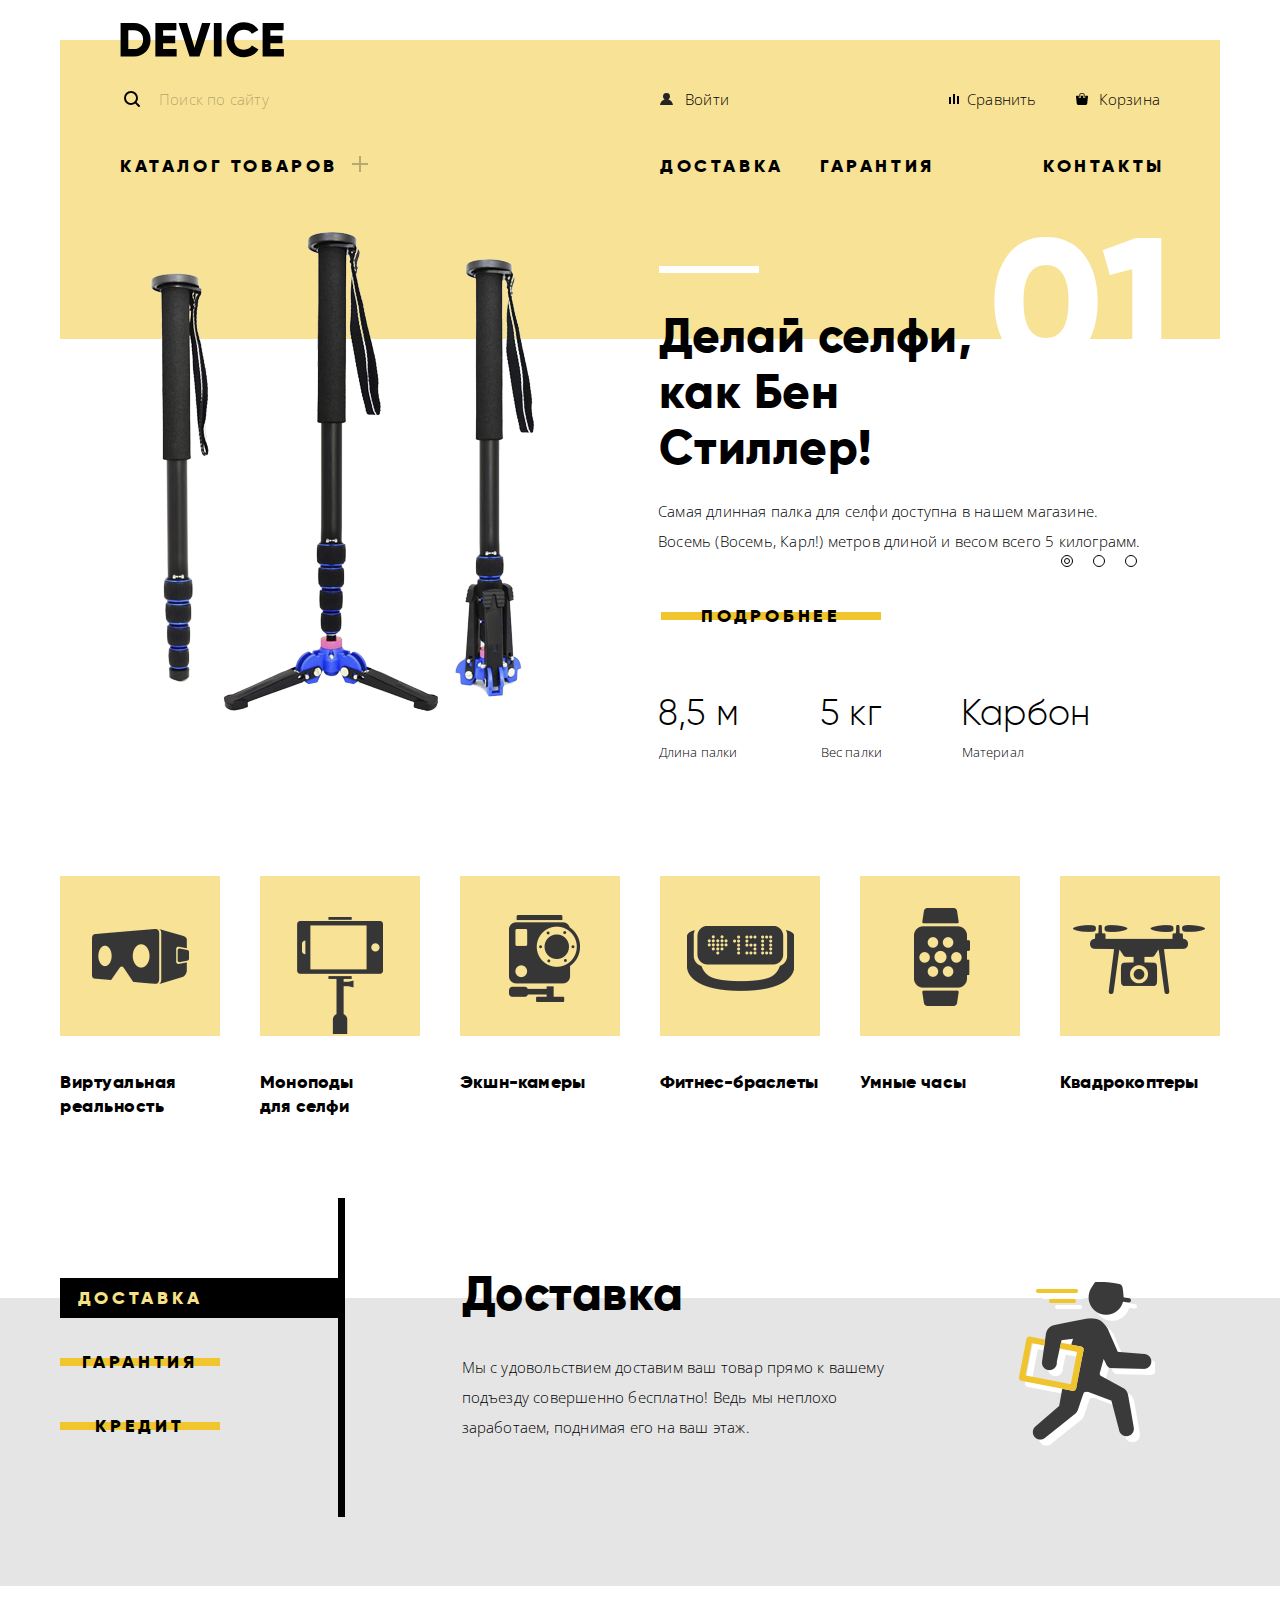
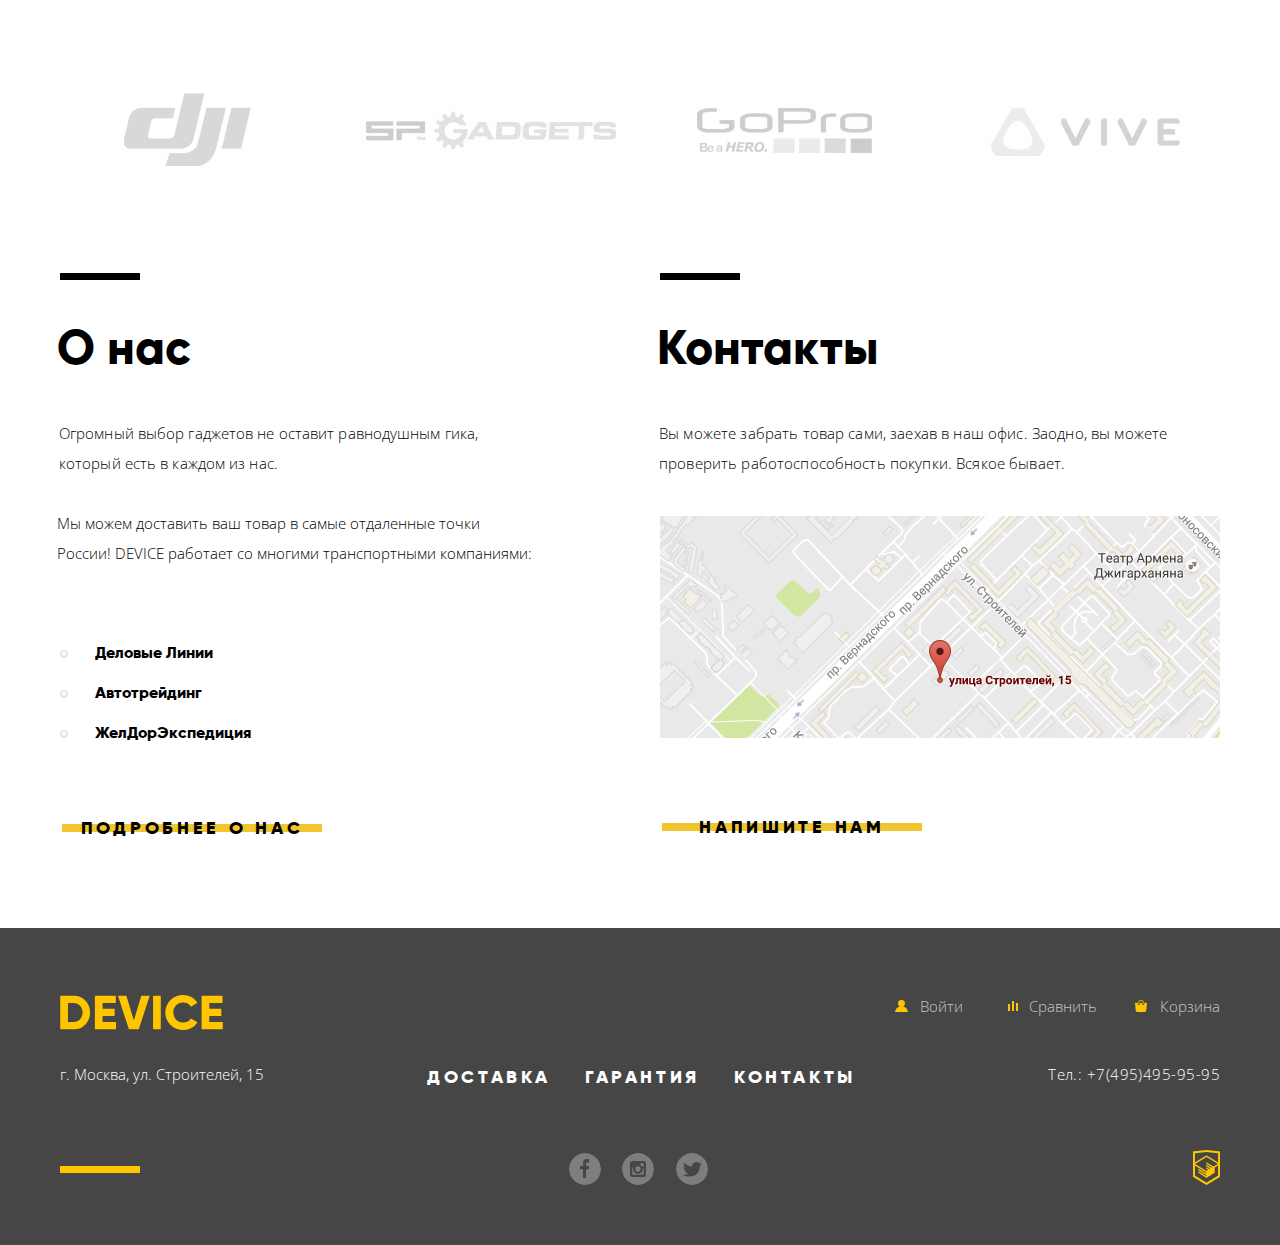
<file: index.html>
<!DOCTYPE html>
<html lang="ru">

<head>
  <meta charset="utf-8">
  <title>HTML Academy: Девайс</title>
  <link href="https://fonts.googleapis.com/css?family=Open+Sans:300,400&amp;subset=cyrillic" rel="stylesheet">
  <link href="css/normalize.css" rel="stylesheet">
  <link href="css/main.min.css" rel="stylesheet">
</head>

<body>
  <header class="header header--main-page container">
    <div class="wrapper">
      <h1 class="visually-hidden">Магазин гаджетов DEVICE</h1>
      <a href="">
        <img class="header__logo" src="img/header-logo.svg" alt="DEVICE" width="164" height="36">
      </a>

      <ul class="header__user-navigation user-navigation">
        <li class="user-navigation__item user-navigation__item--header search">
          <form class="search__form" action="https://echo.htmlacademy.ru" method="get">
            <label class="search__label visually-hidden" for="search">Поиск по сайту</label>
            <input class="search__input" type="search" id="search" placeholder="Поиск по сайту">
            <button class="search__button" type="submit">Найти</button>
          </form>
        </li>
        <li class="user-navigation__item user-navigation__item--header user-navigation__item--header-account">
          <a class="user-navigation__link--header user-navigation__link--header-enter" href="#" aria-label="Войти в личный кабинет">Войти</a>
        </li>
        <li class="user-navigation__item user-navigation__item--header user-navigation__item--header-compare">
          <a class="user-navigation__link--header user-navigation__link--header-compare" href="#" aria-label="Сравнить товары">Сравнить</a>
        </li>
        <li class="user-navigation__item user-navigation__item--header user-navigation__item--header-basket">
          <a class="user-navigation__link--header user-navigation__link--header-basket" href="#" aria-label="Перейти в корзину">Корзина</a>
        </li>
      </ul>

      <nav class="header__main-menu main-menu">
        <ul class="main-menu__list">
          <li class="main-menu__item main-menu__item--catalog">
            <a class="main-menu__link" href="#">Каталог товаров</a>
            <div class="wrapper wrapper--menu-catalog">
              <ul class="main-menu__catalog catalog">
                <li class="catalog__item">
                  <a class="catalog__link" href="#">Виртуальная реальность</a>
                  <a class="catalog__link" href="catalog.html">Моноподы для селфи</a>
                  <a class="catalog__link" href="#">Экшн камеры</a>
                </li>
                <li class="catalog__item">
                  <a class="catalog__link" href="#">Фитнес браслеты</a>
                  <a class="catalog__link" href="#">Умные часы</a>
                </li>
                <li class="catalog__item">
                  <a class="catalog__link" href="#">Квадрокоптеры</a>
                </li>
              </ul>
            </div>
          </li>
          <li class="main-menu__item main-menu__item--delivery">
            <a class="main-menu__link" href="#">Доставка</a>
          </li>
          <li class="main-menu__item main-menu__item--warranty">
            <a class="main-menu__link" href="#">Гарантия</a>
          </li>
          <li class="main-menu__item main-menu__item--contacts">
            <a class="main-menu__link" href="#">Контакты</a>
          </li>
        </ul>
      </nav>
    </div>
  </header>

  <main>
    <section class="slider container">
      <h2 class="visually-hidden">Слайдер с товарами</h2>
      <div class="wrapper wrapper--slide">
        <div class="slide slide-1">
          <img class="slide__img" alt="Самая длинная палка для селфи" src="img/slider-1.png" width="384" height="486">
          <div class="slide__description">
            <p class="slide__slogan">Делай селфи, как Бен Стиллер!</p>
            <p class="slide__comment">Самая длинная палка для селфи доступна в нашем магазине. Восемь (Восемь, Карл!) метров длиной и весом всего 5 килограмм.</p>
            <a class="button slide__button" href="#" aria-label="Перейти на страницу с товаром">Подробнее</a>
            <table class="slide__table table">
              <tr class="table__row">
                <td>8,5 м</td>
                <td class="table__cell">5 кг</td>
                <td>Карбон</td>
              </tr>
              <tr class="table__row">
                <th>Длина палки</th>
                <th class="table__cell">Вес палки</th>
                <th>Материал</th>
              </tr>
            </table>
          </div>
        </div>
      </div>

      <div class="wrapper wrapper--slide">
        <div class="slide slide-2 visually-hidden">
          <img class="slide__img" alt="Фитнес-браслет" src="img/slider-2.png" width="345" height="485">
          <div class="slide__description">
            <p class="slide__slogan">Худеем правильно!</p>
            <p class="slide__comment">Мотивирующие фитнесбраслеты помогут найти в себе силы не пропускать занятия и соблюдать диету.</p>
            <a class="button slide__button" href="#" aria-label="Перейти на страницу с товаром">Подробнее</a>
            <table class="slide__table">
              <tr class="table__row">
                <td>48 часов</td>
              </tr>
              <tr class="table__row">
                <th>Без подзарядки</th>
              </tr>
            </table>
          </div>
        </div>
      </div>

      <div class="wrapper wrapper--slide">
        <div class="slide slide-3 visually-hidden">
          <img class="slide__img" src="img/slider-3.png" alt="Квадрокоптер" width="526" height="334">
          <div class="slide__description">
            <p class="slide__slogan">Порхает как бабочка, жалит как пчела!</p>
            <p class="slide__comment">Этот обычный, на первый взгляд, квадрокоптер оснащен мощным лазером, замаскированнымм под стандартную камеру.</p>
            <a class="button slide__button" href="#" aria-label="Перейти на страницу с товаром">Подробнее</a>
            <table class="slide__table">
              <tr class="table__row">
                <td>800 м</td>
                <td class="table__cell">50 м</td>
              </tr>
              <tr class="table__row">
                <th>Дальность полета</th>
                <th class="table__cell">Радиус поражения</th>
              </tr>
            </table>
          </div>
        </div>
      </div>
      <div class="slider__buttons">
        <button class="slider__button slider__button-1 slider__button--active" type="button" aria-label="Переключить слайд"></button>
        <button class="slider__button slider__button-2" type="button" aria-label="Переключить слайд"></button>
        <button class="slider__button slider__button-3" type="button" aria-label="Переключить слайд"></button>
      </div>
    </section>

    <section class="main-catalog container">
      <h2 class="visually-hidden">Каталог товаров</h2>
      <ul class="main-catalog__list">
        <li class="main-catalog__item">
          <a class="main-catalog__link" href="#">
            <div class="main-catalog__img main-catalog__img--1"></div>
            <span class="main-catalog__title main-catalog__title--vr"> Виртуальная реальность</span>
          </a>
        </li>
        <li class="main-catalog__item">
          <a class="main-catalog__link" href="#">
            <div class="main-catalog__img main-catalog__img--2"></div>
            <span class="main-catalog__title main-catalog__title--mono">Моноподы для селфи</span>
          </a>
        </li>
        <li class="main-catalog__item">
          <a class="main-catalog__link" href="#">
            <div class="main-catalog__img main-catalog__img--3"></div>
            <span class="main-catalog__title">Экшн-камеры</span>
          </a>
        </li>
        <li class="main-catalog__item">
          <a class="main-catalog__link" href="#">
            <div class="main-catalog__img main-catalog__img--4"></div>
            <span class="main-catalog__title">Фитнес-браслеты</span>
          </a>
        </li>
        <li class="main-catalog__item">
          <a class="main-catalog__link" href="#">
            <div class="main-catalog__img main-catalog__img--5"></div>
            <span class="main-catalog__title">Умные часы</span>
          </a>
        </li>
        <li class="main-catalog__item">
          <a class="main-catalog__link" href="#">
            <div class="main-catalog__img main-catalog__img--6"></div>
            <span class="main-catalog__title">Квадрокоптеры</span>
          </a>
        </li>
      </ul>
    </section>

    <section class="services">
      <div class="container">
        <div class="container--services">
          <div class="wrapper wrapper--services">
            <h2 class="visually-hidden">Услуги</h2>
            <ul class="services__list">
              <li class="services__item services__item--delivery">
                <button class="button services__button services__button--delivery services__button--active" aria-label="Узнать больше о доставке">Доставка</button>
              </li>
              <li class="services__item services__item--warranty">
                <button class="button services__button services__button--warranty" aria-label="Узнать больше о гарантии">Гарантия</button>
              </li>
              <li class="services__item services__item--credit">
                <button class="button services__button services__button--credit" aria-label="Узнать больше о кредите">Кредит</button>
              </li>
            </ul>

            <div class="services__info">
              <div class="services__description services__description--delivery">
                <div class="wrapper wrapper--services-info">
                  <h2 class="services__title">Доставка</h2>
                  <p class="services__comment">Мы с удовольствием доставим ваш товар прямо к вашему подъезду совершенно бесплатно! Ведь мы неплохо заработаем, поднимая его на ваш этаж.</p>
                </div>
                <div class="services__img services__img--delivery">
                  <img src="img/services-delivery.png" alt="Доставка" width="136" height="164">
                </div>
              </div>
              <div class="services__description services__description--warranty visually-hidden">
                <div class="wrapper wrapper--services-info">
                  <h2 class="services__title">Гарантия</h2>
                  <p class="services__comment">Если из-за возгорания купленного у нас товара у вас сгорит дом - не переживайте, мы выдадим вам новый. Товар, не дом, конечно же.</p>
                </div>
                <div class="services__img services__img--warranty">
                  <img src="img/services-warranty.png" alt="Гарантия" width="171" height="194">
                </div>
              </div>
              <div class="services__description services__description--credit visually-hidden">
                <div class="wrapper wrapper--services-info">
                  <h2 class="services__title">Кредит</h2>
                  <p class="services__comment">Залезть в долговую яму стало проще! Кредитные консультанты подберут для вас наиболее выгодные условия кредита. Выгодные для нашего банка, разумеется.</p>
                </div>
                <div class="services__img services__img--credit">
                  <img src="img/services-credit.png" alt="Кредит" width="156" height="186">
                </div>
              </div>
            </div>
          </div>
        </div>
      </div>
    </section>

    <section class="logotypes container">
      <h2 class="visually-hidden">Логотипы</h2>
      <ul class="logotypes__list">
        <li class="logotypes__item">
          <a class="logotypes__link" href="#">
            <img class="logotypes__img" src="img/logotypes-1.jpg" alt="DJI" width="260" height="100">
            <img class="logotypes__img--hover" src="img/logotypes-1-hover.jpg" alt="DJI" width="260" height="100">
          </a>
        </li>
        <li class="logotypes__item">
          <a class="logotypes__link" href="#">
            <img class="logotypes__img" src="img/logotypes-2.jpg" alt="SP" width="260" height="100">
            <img class="logotypes__img--hover" src="img/logotypes-2-hover.jpg" alt="SP" width="260" height="100">
          </a>
        </li>
        
        <li class="logotypes__item">
          <a class="logotypes__link" href="#">
            <img class="logotypes__img" src="img/logotypes-3.jpg" alt="GoPro" width="260" height="100">
            <img class="logotypes__img--hover" src="img/logotypes-3-hover.jpg" alt="GoPro" width="260" height="100">
          </a>
        </li>
        <li class="logotypes__item">
          <a class="logotypes__link" href="#">
            <img class="logotypes__img" src="img/logotypes-4.jpg" alt="Vive" width="260" height="100">
            <img class="logotypes__img--hover" src="img/logotypes-4-hover.jpg" alt="Vive" width="260" height="100">
          </a>
        </li>
      </ul>
    </section>

    <div class="columns container">
      <section class="info">
        <h2 class="info__title">О нас</h2>
        <p class="info__description">Огромный выбор гаджетов не оставит равнодушным гика, который есть в каждом из нас.</p>
        <p class="info__description">Мы можем доставить ваш товар в самые отдаленные точки России! DEVICE работает со многими транспортными компаниями:</p>
        <ul class="info__transport">
          <li class="info__item">
            <a class="info__link" href="#">Деловые Линии</a>
          </li>
          <li class="info__item">
            <a class="info__link" href="#">Автотрейдинг</a>
          </li>
          <li class="info__item">
            <a class="info__link" href="#">ЖелДорЭкспедиция</a>
          </li>
        </ul>
        <a class="button info__button" href="#" aria-label="Узнать больше о компании">Подробнее о нас</a>
      </section>

      <section class="contacts">
        <h2 class="contacts__title">Контакты</h2>
        <p class="contacts__description">Вы можете забрать товар сами, заехав в наш офис. Заодно, вы можете проверить работоспособность покупки. Всякое бывает.</p>
        <a href="#">
          <img class="contacts__map" src="img/contacts-map.jpg" alt="г. Москва, ул. Строителей, 15" width="560" height="222">
        </a>
        <a class="button contacts__button" href="#" aria-label="Связаться с магазином" >Напишите нам</a>
      </section>
    </div>
  </main>

  <section class="modal modal--feedback visually-hidden">
    <h3 class="visually-hidden">Форма связи с магазином</h3>
    <form class="feedback" action="https://echo.htmlacademy.ru" method="post">
      <ul class="feedback__list">
        <li class="feedback__item feedback__item--name">
          <label class="feedback__label" for="user-name">Ваше имя:</label>
          <input class="feedback__input feedback__input--name" type="text" name="name" id="user-name" placeholder="Имя Фамилия">
        </li>
        <li class="feedback__item feedback__item--e-mail">
          <label class="feedback__label" for="user-email">Ваш e-mail:</label>
          <input class="feedback__input feedback__input--e-mail" type="email" name="e-mail" id="user-email" placeholder="email@example.com">
        </li>
        <li class="feedback__item feedback__item--message">
          <label class="feedback__label" for="message">Текст письма:</label>
          <textarea class="feedback__input feedback__input--message" id="message" placeholder="В свободной форме"></textarea>
        </li>
      </ul>
      <button class="button modal__button" type="submit" aria-label="Отправить данные">Отправить</button>
    </form>
    <button class="close__button" type="button" aria-label="Закрыть форму обратной связи"></button>
  </section>

  <section class="modal modal--map visually-hidden">
    <h3 class="visually-hidden">Адрес магазина на карте</h3>
    <iframe src="https://www.google.com/maps/embed?pb=!1m18!1m12!1m3!1d2249.1125488779976!2d37.52742931592807!3d55.687030980535816!2m3!1f0!2f0!3f0!3m2!1i1024!2i768!4f13.1!3m3!1m2!1s0x46b54cf65f5c8955%3A0x694710ccd55501e!2z0YPQuy4g0KHRgtGA0L7QuNGC0LXQu9C10LksIDE1!5e0!3m2!1sru!2sru!4v1537200121178" width="960" height="559" style="border:0" allowfullscreen></iframe>
    <img class="big-map" src="img/modal-map-big.jpg" alt="г. Москва, ул. Строителей, 15" width="960" height="559">
    <button class="close__button" type="button" aria-label="Закрыть карту"></button>
  </section>

  <footer class="footer">
    <div class="container">
      <div class="footer__top">
        <a href="index.html">
          <img class="footer__logo" src="img/footer-logo.svg" alt="DEVICE" width="163" height="35">
        </a>
        <ul class="footer__user-navigation user-navigation">
          <li class="user-navigation__item user-navigation__item--footer user-navigation__item--footer-account">
            <a class="user-navigation__link--footer user-navigation__link--footer-enter" href="#" aria-label="Войти в личный кабинет">Войти</a>
          </li>
          <li class="user-navigation__item user-navigation__item--footer user-navigation__item--footer-compare">
            <a class="user-navigation__link--footer user-navigation__link--footer-compare" href="#" aria-label="Сравнить товары">Сравнить</a>
          </li>
          <li class="user-navigation__item user-navigation__item--footer user-navigation__item--footer-basket">
            <a class="user-navigation__link--footer user-navigation__link--footer-basket" href="#" aria-label="Перейти в корзину">Корзина</a>
          </li>
        </ul>
      </div>

      <div class="footer__middle">
        <p class="footer__address">г. Москва, ул. Строителей, 15</p>
        <ul class="footer__menu menu">
          <li class="menu__item"><a class="menu__link" href="#">Доставка</a></li>
          <li class="menu__item"><a class="menu__link" href="#">Гарантия</a></li>
          <li class="menu__item"><a class="menu__link" href="#">Контакты</a></li>
        </ul>
        <p class="footer__phone">Тел.: +7(495)495-95-95</p>
      </div>

      <div class="footer__bottom">
        <ul class="footer__social">
          <li class="social__item">
            <a class="social__button social__button--fb" href="#" aria-label="Присоединяйтесь к нам на Фейсбуке!">FaceBook</a>
          </li>
          <li class="social__item">
            <a class="social__button social__button--instagram" href="#" aria-label="Присоединяйтесь к нам в Инстаграме!">Instagram</a>
          </li>
          <li class="social__item">
            <a class="social__button social__button--twitter" href="#" aria-label="Присоединяйтесь к нам в Твиттере!">Twitter</a>
          </li>
        </ul>
        <a class="footer__copyright" href="https://htmlacademy.ru/intensive/htmlcss" aria-label="Сайт разработан HTML-академией">
          <img src="img/footer-copyright-html.svg" alt="HTML-академия" width="27" height="35">
        </a>
      </div>
    </div>
  </footer>
  <script src="js/script.min.js"></script>
</body>

</html>
</file>
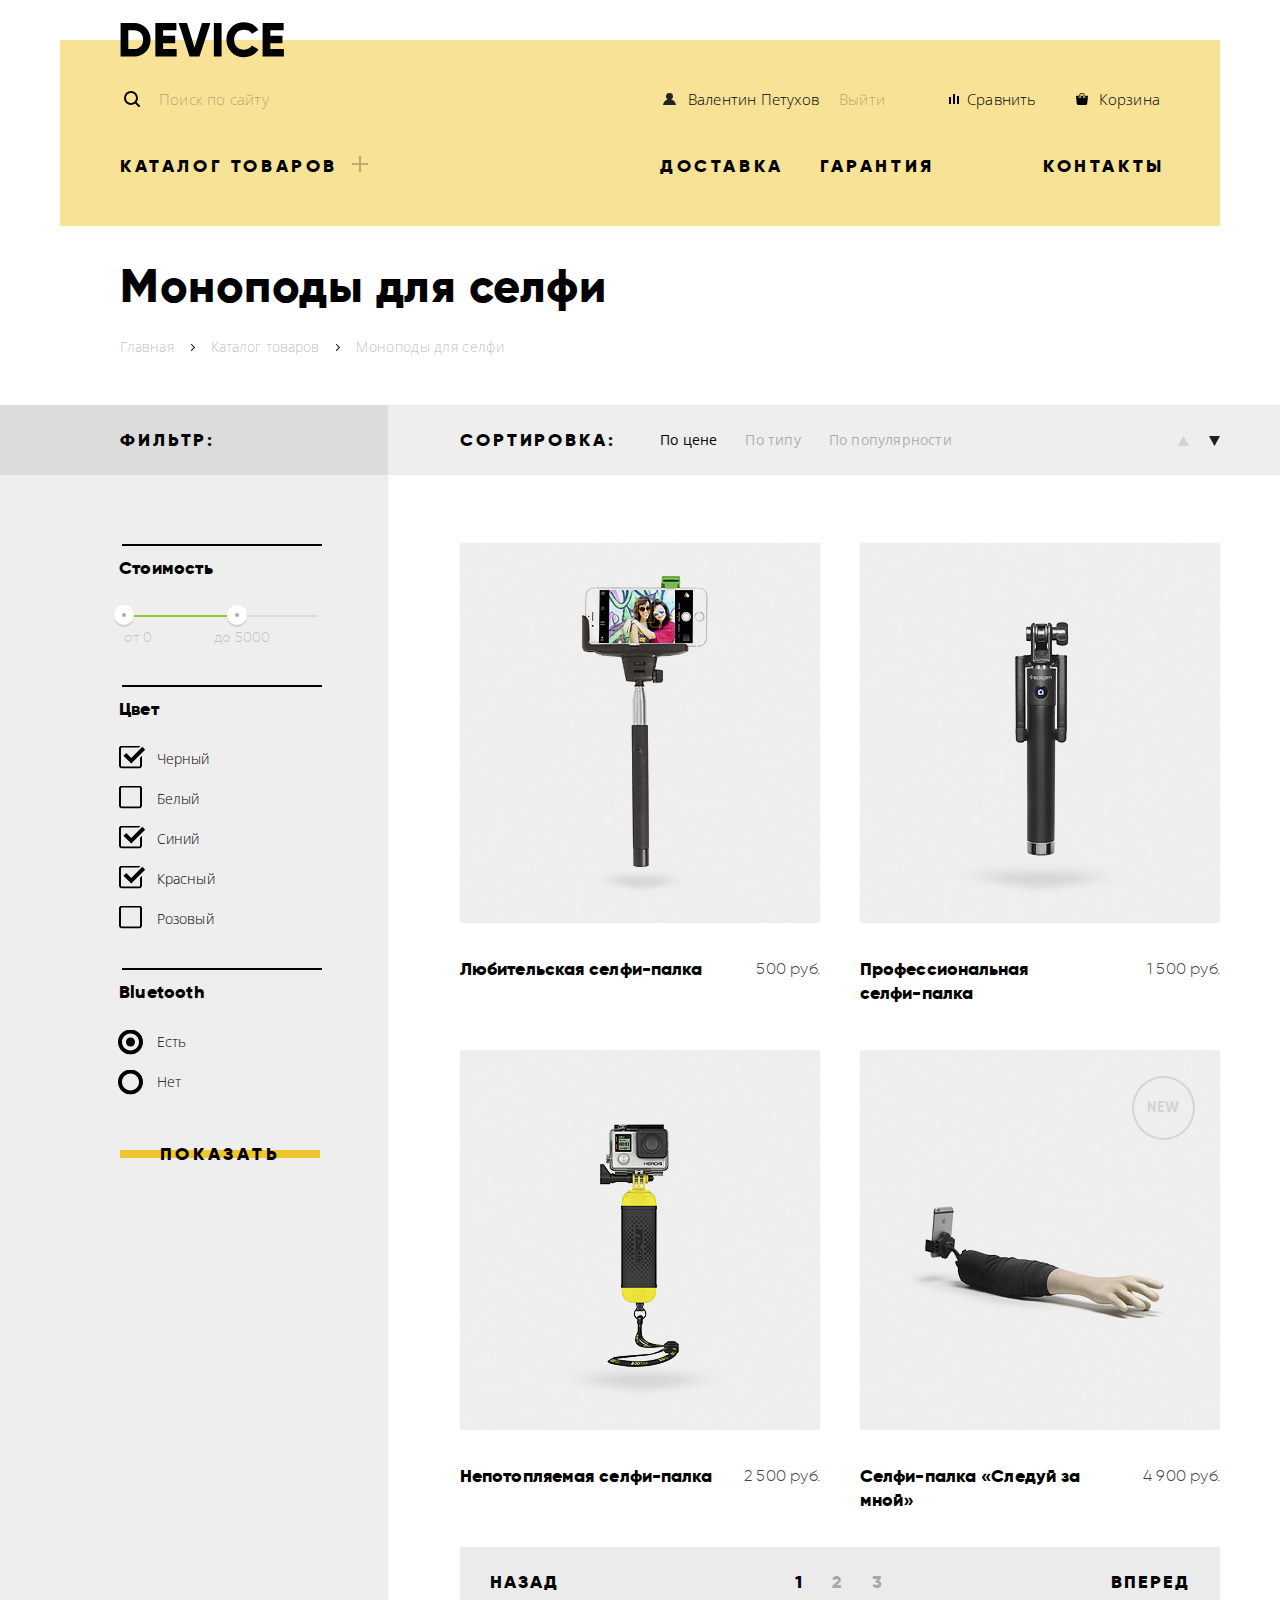
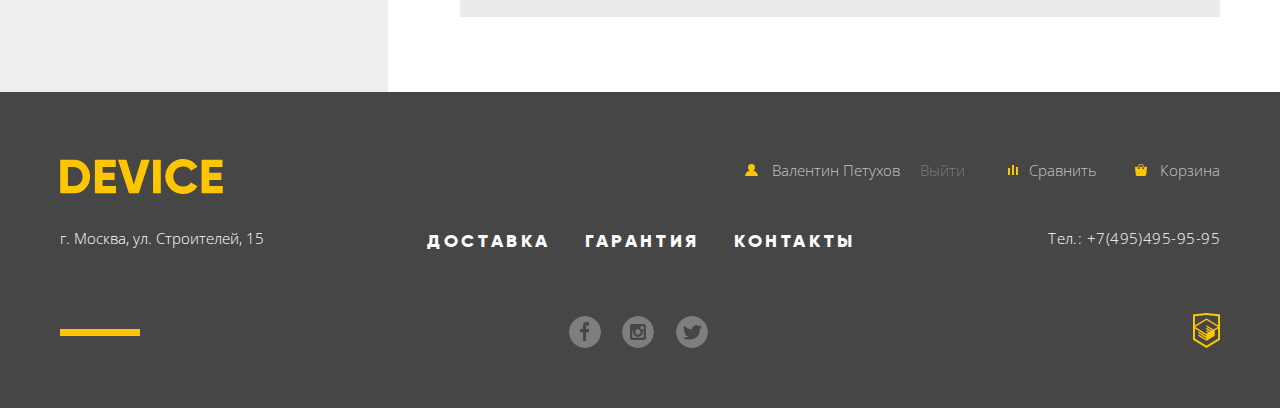
<file: catalog.html>
<!DOCTYPE html>
<html lang="ru">

<head>
  <meta charset="utf-8">
  <title>HTML Academy: Девайс</title>
  <link href="https://fonts.googleapis.com/css?family=Open+Sans:300,400&amp;subset=cyrillic" rel="stylesheet">
  <link href="css/normalize.css" rel="stylesheet">
  <link href="css/main.min.css" rel="stylesheet">
</head>

<body>
  <header class="header container">
    <div class="wrapper">
      <h1 class="visually-hidden">Магазин гаджетов DEVICE</h1>
      <a href="index.html" aria-label="Перейти на главную страницу">
        <img class="header__logo" src="img/header-logo.svg" alt="DEVICE" width="164" height="36">
      </a>

      <ul class="header__user-navigation user-navigation">
        <li class="user-navigation__item--header search">
          <form class="search__form" action="https://echo.htmlacademy.ru" method="post">
            <label class="search__label visually-hidden" for="search">Поиск по сайту</label>
            <input class="search__input" type="search" id="search" placeholder="Поиск по сайту">
            <button class="search__button" type="submit">Найти</button>
          </form>
        </li>
        <li class="user-navigation__item user-navigation__item--header user-navigation__item--header-account">
          <a class="user-navigation__link--header user-navigation__link--header-name" href="#" aria-label="Перейти в личный профиль">Валентин Петухов</a>
          <a class="user-navigation__link--header user-navigation__link--header-exit" href="#" aria-label="Выйти из личного кабинета">Выйти</a>
        </li>
        <li class="user-navigation__item user-navigation__item--header user-navigation__item--header-compare">
          <a class="user-navigation__link--header user-navigation__link--header-compare" href="#" aria-label="Сравнить товары">Сравнить</a>
        </li>
        <li class="user-navigation__item user-navigation__item--header user-navigation__item--header-basket">
          <a class="user-navigation__link--header user-navigation__link--header-basket" href="#" aria-label="Перейти в корзину">Корзина</a>
        </li>
      </ul>

      <nav class="header__main-menu main-menu">
        <ul class="main-menu__list">
          <li class="main-menu__item main-menu__item--catalog">
            <a class="main-menu__link" href="#">Каталог товаров</a>
            <div class="wrapper wrapper--menu-catalog">
              <ul class="main-menu__catalog catalog">
                <li class="catalog__item">
                  <a class="catalog__link" href="#">Виртуальная реальность</a>
                  <a class="catalog__link" href="#">Моноподы для селфи</a>
                  <a class="catalog__link" href="#">Экшн камеры</a>
                </li>
                <li class="catalog__item">
                  <a class="catalog__link" href="#">Фитнес браслеты</a>
                  <a class="catalog__link" href="#">Умные часы</a>
                </li>
                <li class="catalog__item">
                  <a class="catalog__link" href="#">Квадрокоптеры</a>
                </li>
              </ul>
            </div>
          </li>
          <li class="main-menu__item main-menu__item--delivery">
            <a class="main-menu__link" href="#">Доставка</a>
          </li>
          <li class="main-menu__item main-menu__item--warranty">
            <a class="main-menu__link" href="#">Гарантия</a>
          </li>
          <li class="main-menu__item main-menu__item--contacts">
            <a class="main-menu__link" href="#">Контакты</a>
          </li>
        </ul>
      </nav>
    </div>
  </header>

  <main>
    <div class="container">
      <div class="wrapper">
        <h1 class="page__title">Моноподы для селфи</h1>
        <ul class="breadcrumbs">
          <li class="breadcrumbs__item breadcrumbs__item--main">
            <a class="breadcrumbs__link" href="index.html" aria-label="Перейти на главную страницу">Главная</a>
          </li>
          <li class="breadcrumbs__item">
            <a class="breadcrumbs__link" href="#" aria-label="Перейти в каталог товаров">Каталог товаров</a>
          </li>
          <li class="breadcrumbs__item">
            <a class="breadcrumbs__link breadcrumbs__link--current">Моноподы для селфи</a>
          </li>
        </ul>
      </div>
    </div>


    <div class="big-container big-container--selection">
      <div class="container container--selection">
        <div class="wrapper wrapper--selection">
          <div class="container--title">
            <span class="filters__title">Фильтр:</span> <!-- Помещен для стилизации-->
          </div>
          <section class="sorting">
            <h2 class="sorting__title">Сортировка:</h2>
            <ul class="sorting__list">
              <li class="sorting__item sorting__item--price">
                <a class="sorting__link active-link" href="#" aria-label="Отсортировать товары по цене">По цене</a>
              </li>
              <li class="sorting__item sorting__item--type">
                <a class="sorting__link" href="#" aria-label="Отсортировать товары по типу">По типу</a>
              </li>
              <li class="sorting__item sorting__item--fame">
                <a class="sorting__link" href="#" aria-label="Отсортировать товары по популярности">По популярности</a>
              </li>
            </ul>
            <div class="sorting__gradation gradation">
              <a class="gradation__link gradation__link--min" href="#" aria-label="Отсортировать по возрастанию">
                <svg xmlns="http://www.w3.org/2000/svg" width="11" height="10" viewBox="0 0 11 10"><path d="M5.5 0L0 10h11z"/></svg>
              </a>
              <a class="gradation__link gradation__link--max active-link" href="#" aria-label="Отсортировать по убыванию">
                <svg xmlns="http://www.w3.org/2000/svg" width="11" height="10" viewBox="0 0 11 10"><path d="M5.5 10L0 0h11"/></svg>
              </a>
            </div>
          </section>
        </div>
      </div>
    </div>

    <div class="big-container big-container--catalog">
      <div class="container">
        <div class="wrapper wrapper--catalog">
          <section class="filters">
            <h2 class="visually-hidden">Фильтр:</h2>
            <form class="filters__form filter__container" action="https://echo.htmlacademy.ru" method="get">
              <fieldset class="filter filter-price ">
                <legend class="visually-hidden">Стоимость</legend>
                <h3 class="filter__title">Стоимость</h3>
                <div class="filter-price__range">
                  <div class="range">
                    <div class="range__scale">
                      <div class="range__bar"></div>
                    </div>
                    <div class="range__control range__control--min"></div>
                    <div class="range__control range__control--max"></div>
                  </div>
                  <div class="filter-price__price">
                    <label class="visually-hidden" for="min-price">Цена от</label>
                    <input class="filter-price__input filter-price__input--min" name="min-price" type="text" id="min-price" value="от 0">
                    <label class="visually-hidden" for="max-price">Цена до</label>
                    <input class="filter-price__input filter-price__input--max" name="max-price" type="text" id="max-price" value="до 5000">
                  </div>
                </div>
              </fieldset>

              <fieldset class="filter filter-color">
                <legend class="visually-hidden">Цвет</legend>
                <h3 class="filter__title">Цвет</h3>
                <ul class="filter__list">
                  <li class="filter__item">
                    <input class="filter__input filter__input--checkbox visually-hidden" type="checkbox" name="color" value="black" id="black" checked>
                    <label class="filter__label" for="black">Черный</label>
                  </li>
                  <li class="filter__item">
                    <input class="filter__input filter__input--checkbox visually-hidden" type="checkbox" name="color" value="white" id="white">
                    <label class="filter__label" for="white">Белый</label>
                  </li>
                  <li class="filter__item">
                    <input class="filter__input filter__input--checkbox visually-hidden" type="checkbox" name="color" value="blue" id="blue" checked>
                    <label class="filter__label" for="blue">Синий</label>
                  </li>
                  <li class="filter__item">
                    <input class="filter__input filter__input--checkbox visually-hidden" type="checkbox" name="color" value="red" id="red" checked>
                    <label class="filter__label" for="red">Красный</label>
                  </li>
                  <li class="filter__item">
                    <input class="filter__input filter__input--checkbox visually-hidden" type="checkbox" name="color" value="pink" id="pink">
                    <label class="filter__label" for="pink">Розовый</label>
                  </li>
                </ul>
              </fieldset>

              <fieldset class="filter filter-bluetooth">
                <label class="visually-hidden">Bluetooth</label>
                <h3 class="filter__title">Bluetooth</h3>
                <ul class="filter__list">
                  <li class="filter__item">
                    <input class="filter__input filter__input--radio visually-hidden" type="radio" name="bluetooth" value="yes" id="bluetooth--yes" checked>
                    <label class="filter__label" for="bluetooth--yes">Есть</label>
                  </li>
                  <li class="filter__item">
                    <input class="filter__input filter__input--radio visually-hidden" type="radio" name="bluetooth" value="no" id="bluetooth--no">
                    <label class="filter__label" for="bluetooth--no">Нет</label>
                  </li>
                </ul>
              </fieldset>
              <button class="button filters__button" type="submit" aria-label="Отфильтровать товары">Показать</button>
            </form>
          </section>

          <div class="container--products">
            <section class="products">
              <h2 class="visually-hidden">Товары</h2>
              <ul class="products__list">
                <li class="products__item">
                  <img class="products__img" src="img/catalog-item-1.jpg" alt="Любительская селфи-палка" width="360" height="380">
                  <a class="products__link" href="#">
                    <span class="products__title">Любительская селфи-палка</span>
                    <span class="products__price">500 руб.</span>
                  </a>
                  <div class="products__item--hover">
                    <a class="button products__button" aria-label="Добавить товар в корзину">В корзину</a>
                    <a class="products__compare" aria-label="Добавить товар к сравнению">Добавить к сравнению</a>
                  </div>
                </li>
                <li class="products__item">
                  <img class="products__img" src="img/catalog-item-2.jpg" alt="Профессиональная селфи-палка" width="360" height="380">
                  <a class="products__link" href="#">
                    <span class="products__title">Профессиональная <br>селфи-палка</span>   <!-- Использование тега <br> обусловлено тем, что слово "селфи-палка" переносится по дефису, а символ-дефис &#8209; из Unicode, запрещающий перенос, стилизовать под текст нельзя-->
                    <span class="products__price">1 500 руб.</span>
                  </a>
                  <div class="products__item--hover">
                    <a class="button products__button" aria-label="Добавить товар в корзину">В корзину</a>
                    <a class="products__compare" aria-label="Добавить товар к сравнению">Добавить к сравнению</a>
                  </div>
                </li>
                <li class="products__item">
                  <img class="products__img" src="img/catalog-item-3.jpg" alt="Непотопляемая селфи-палка" width="360" height="380">
                  <a class="products__link" href="#">
                    <span class="products__title">Непотопляемая селфи-палка</span>
                    <span class="products__price">2 500 руб.</span>
                  </a>
                  <div class="products__item--hover">
                    <a class="button products__button" aria-label="Добавить товар в корзину">В корзину</a>
                    <a class="products__compare" aria-label="Добавить товар к сравнению">Добавить к сравнению</a>
                  </div>
                </li>
                <li class="products__item new">
                  <img class="products__img" src="img/catalog-item-4.jpg" alt="Следуй за мной" width="360" height="380">
                  <a class="products__link" href="#">
                    <span class="products__title">Селфи-палка «Следуй за мной»</span>
                    <span class="products__price">4 900 руб.</span>
                  </a>
                  <div class="products__item--hover">
                    <a class="button products__button" aria-label="Добавить товар в корзину">В корзину</a>
                    <a class="products__compare" aria-label="Добавить товар к сравнению">Добавить к сравнению</a>
                  </div>
                </li>
              </ul>

              <div class="paginator">
                <h2 class="visually-hidden">Страницы</h2>
                <ul class="paginator__list">
                  <li class="paginator__item paginator__item--back">
                    <a class="paginator__link paginator__link--back" href="#">Назад</a>
                  </li>
                  <li class="paginator__item paginator__item--page">
                    <a class="paginator__link paginator__link--current">1</a>
                  </li>
                  <li class="paginator__item paginator__item--page">
                    <a class="paginator__link" href="#">2</a>
                  </li>
                  <li class="paginator__item paginator__item--page">
                    <a class="paginator__link" href="#">3</a>
                  </li>
                  <li class="paginator__item paginator__item--next">
                    <a class="paginator__link paginator__link--next" href="#">Вперед</a>
                  </li>
                </ul>
              </div>
            </section>
          </div>
        </div>
      </div>
    </div>
  </main>

  <footer class="footer footer--catalog">
    <div class="container">
      <div class="footer__top">
        <a href="index.html">
          <img class="footer__logo" src="img/footer-logo.svg" alt="DEVICE" width="163" height="35">
        </a>
        <ul class="footer__user-navigation user-navigation">
          <li class="user-navigation__item user-navigation__item--footer user-navigation__item--footer-account">
            <a class="user-navigation__link--footer user-navigation__link--footer-name" href="#" aria-label="Перейти в личный профиль">Валентин Петухов</a>
            <a class="user-navigation__link--footer user-navigation__link--footer-exit" href="#" aria-label="Выйти из личного кабинета">Выйти</a>
          </li>
          <li class="user-navigation__item user-navigation__item--footer user-navigation__item--footer-compare">
            <a class="user-navigation__link--footer user-navigation__link--footer-compare" href="#" aria-label="Сравнить товары">Сравнить</a>
          </li>
          <li class="user-navigation__item user-navigation__item--footer user-navigation__item--footer-basket">
            <a class="user-navigation__link--footer user-navigation__link--footer-basket" href="#" aria-label="Перейти в корзину">Корзина</a>
          </li>
        </ul>
      </div>

      <div class="footer__middle">
        <p class="footer__address">г. Москва, ул. Строителей, 15</p>
        <ul class="footer__menu menu">
          <li class="menu__item"><a class="menu__link" href="#">Доставка</a></li>
          <li class="menu__item"><a class="menu__link" href="#">Гарантия</a></li>
          <li class="menu__item"><a class="menu__link" href="#">Контакты</a></li>
        </ul>
        <p class="footer__phone">Тел.: +7(495)495-95-95</p>
      </div>

      <div class="footer__bottom">
        <ul class="footer__social">
          <li class="social__item">
            <a class="social__button social__button--fb" href="#" aria-label="Присоединяйтесь к нам на Фейсбуке!">FaceBook</a>
          </li>
          <li class="social__item">
            <a class="social__button social__button--instagram" href="#" aria-label="Присоединяйтесь к нам в Инстаграме!">Instagram</a>
          </li>
          <li class="social__item">
            <a class="social__button social__button--twitter" href="#" aria-label="Присоединяйтесь к нам в Твиттере!">Twitter</a>
          </li>
        </ul>
        <a class="footer__copyright" href="https://htmlacademy.ru/" aria-label="Сайт разработан HTML-академией">
          <img src="img/footer-copyright-html.svg" alt="HTML-академия" width="27" height="35">
        </a>
      </div>
    </div>
  </footer>
  <script src="js/script.min.js"></script>
</body>

</html>
</file>
<file: css/main.min.css>
.main-menu__list,body{font-family:Gilroy,Arial,sans-serif}.header,.search__input,body{color:rgba(0,0,0,1)}.products__item:hover .products__item--hover,.search__input:focus+.search__button{visibility:visible}.button,.slider__button{-webkit-box-sizing:border-box}.columns,.slide{align-content:stretch}@font-face{font-family:Gilroy;src:local("Gilroy Light"),local("Gilroy-Light"),url(fonts/Gilroy/Gilroylight.woff2) format("woff2"),url(fonts/Gilroy/Gilroylight.woff) format("woff"),url(fonts/Gilroy/Gilroylight.ttf) format("truetype");font-weight:300;font-style:normal}@font-face{font-family:Gilroy;src:local("Gilroy ExtraBold"),local("Gilroy-ExtraBold"),url(fonts/Gilroy/Gilroyextrabold.woff2) format("woff2"),url(fonts/Gilroy/Gilroyextrabold.woff) format("woff"),url(fonts/Gilroy/Gilroyextrabold.ttf) format("truetype");font-weight:800;font-style:normal}body{min-width:1200px;padding-top:40px;font-weight:800;font-size:18px;line-height:24px;text-align:left;background-color:rgba(255,255,255,1)}.header__user-navigation,.search__input{font-family:"Open Sans",Arial,sans-serif;font-weight:300;letter-spacing:.2px}.visually-hidden:not(:focus):not(:active),input[type=radio].visually-hidden,input[type=checkbox].visually-hidden{position:absolute;width:1px;height:1px;margin:-1px;border:0;padding:0;white-space:nowrap;-webkit-clip-path:inset(100%);clip-path:inset(100%);clip:rect(0 0 0 0);overflow:hidden}.big-container{width:100%}.container{width:1160px;margin:0 auto}.wrapper{position:relative;width:1040px;margin:0 60px}a{text-decoration:none}.header{height:186px;background-color:rgba(247,226,150,1)}.header--main-page{min-height:299px}.header__logo{position:absolute;left:0;bottom:100%;-webkit-transform:translate(0,50%);transform:translate(0,50%);height:36px;cursor:pointer}.header__logo:focus,.header__logo:hover{opacity:.7}.header__logo:active{opacity:.3}.search__form{display:-webkit-box;display:-ms-flexbox;display:flex;width:441px;margin-right:29px}.search__input{width:356px;height:50px;line-height:50px;padding-left:39px;font-size:15px;border:none;background:url(../img/header-search.svg) 4px 50% no-repeat;background-size:16px 16px}.search__input::-webkit-search-cancel-button{-webkit-appearance:none}.search__input::-webkit-input-placeholder{font-family:"Open Sans",Arial,sans-serif;font-weight:300;font-size:15px;letter-spacing:.2px;color:rgba(0,0,0,.3)}.search__input:-ms-input-placeholder{font-family:"Open Sans",Arial,sans-serif;font-weight:300;font-size:15px;letter-spacing:.2px;color:rgba(0,0,0,.3)}.search__input::-ms-input-placeholder{font-family:"Open Sans",Arial,sans-serif;font-weight:300;font-size:15px;letter-spacing:.2px;color:rgba(0,0,0,.3)}.search__input:placeholder{font-family:"Open Sans",Arial,sans-serif;font-weight:300;font-size:15px;letter-spacing:.2px;color:rgba(0,0,0,.3)}.search__input:hover::-webkit-input-placeholder{color:rgba(0,0,0,.6)}.search__input:hover:-ms-input-placeholder{color:rgba(0,0,0,.6)}.search__input:hover::-ms-input-placeholder{color:rgba(0,0,0,.6)}.search__input:hover:placeholder{color:rgba(0,0,0,.6)}.search__input:focus{border-bottom:2px solid rgba(0,0,0,1);outline:0}.search__button{visibility:hidden;width:85px;height:50px;font-size:15px;line-height:30px;border:2px solid rgba(0,0,0,1);background-color:rgba(247,226,150,1);cursor:pointer}.search__button:focus,.search__button:hover{color:rgba(255,255,255,1);background-color:rgba(0,0,0,1)}.search__button:active{color:rgba(255,255,255,.3);background-color:rgba(0,0,0,1)}.header__user-navigation{display:-webkit-box;display:-ms-flexbox;display:flex;margin-bottom:30px;padding-top:34px;padding-left:0;list-style:none;font-size:0}.user-navigation__item--header-account{display:-webkit-box;display:-ms-flexbox;display:flex;min-width:350px}.catalog__item,.main-menu__catalog{display:-webkit-box;display:-ms-flexbox}.user-navigation__item--header-account .user-navigation__link--header:first-child{margin-right:20px;padding-left:25px}.user-navigation__item--header:last-child{margin-left:auto}.user-navigation__link--header{line-height:50px;font-size:15px;color:rgba(0,0,0,1);opacity:1}.user-navigation__link--header:focus,.user-navigation__link--header:hover{color:rgba(0,0,0,.6);opacity:.6}.user-navigation__link--header:active{color:rgba(0,0,0,.3);opacity:.3}.user-navigation__link--header-enter,.user-navigation__link--header-name{background:url(../img/header-user-nav-user.svg) 0 50% no-repeat}.user-navigation__link--header-enter{margin-left:70px}.user-navigation__link--header-name{word-wrap:break-word;min-width:auto;margin-left:auto}.user-navigation__link--header-exit{color:rgba(0,0,0,.3);margin-right:55px}.button,.catalog__link,.main-menu__link{color:rgba(0,0,0,1)}.user-navigation__link--header-compare{width:100px;padding-left:27px;background:url(../img/header-user-nav-compare.svg) 10% 50% no-repeat}.user-navigation__link--header-basket{margin-left:auto;padding-left:23px;background:url(../img/header-user-nav-basket.svg) 0 50% no-repeat}.main-menu__list{display:-webkit-box;display:-ms-flexbox;display:flex;padding:0;list-style:none;font-weight:800;font-size:18px;line-height:24px;letter-spacing:3.6px;text-transform:uppercase}.main-menu__item--delivery,.main-menu__item--warranty{width:160px}.main-menu__item--contacts{width:117px}.main-menu__item:last-child{margin-left:auto}.main-menu__link:focus,.main-menu__link:hover{color:rgba(0,0,0,.6);opacity:.6}.main-menu__link:active{color:rgba(0,0,0,.3)}.main-menu__item--catalog{width:250px;margin-right:290px;background:url(../img/main-menu-catalog-plus.svg) 99% 2px no-repeat}.main-menu__item--catalog:hover .wrapper--menu-catalog{display:block}.wrapper--menu-catalog{display:none;position:absolute;width:1100px;min-height:142px;padding-top:19px;padding-left:60px;margin-left:-60px;margin-right:0;background-color:rgba(247,226,150,1);z-index:9}.slide,.slide__slogan,.slider{position:relative}.main-menu__catalog{display:flex;-webkit-box-orient:horizontal;-webkit-box-direction:normal;-ms-flex-direction:row;flex-direction:row;-ms-flex-wrap:wrap;flex-wrap:wrap;min-width:400px;min-height:120px;padding-left:0;list-style:none;font-family:"Open Sans",Arial,sans-serif;font-weight:300;font-size:15px;line-height:36px;letter-spacing:.2px;text-transform:none}.catalog__item,.products__item--hover{-webkit-box-orient:vertical;-webkit-box-direction:normal}.slide__slogan,.slide__slogan::after{font-family:Gilroy,Arial,sans-serif;font-weight:800}.button,.footer__menu,.new::after,.paginator__list{text-transform:uppercase}.main-menu__catalog .catalog__item{width:160px;margin-right:40px;margin-bottom:20px}.main-menu__catalog .catalog__item:nth-child(1){width:200px}.main-menu__catalog .catalog__item:nth-child(2),.main-menu__catalog .catalog__item:nth-child(3){width:160px}.catalog__item{display:flex;-ms-flex-direction:column;flex-direction:column}.catalog__link:focus,.catalog__link:hover{color:rgba(0,0,0,.6)}.catalog__link:active{color:rgba(0,0,0,.3)}.slider{min-height:410px;margin-bottom:0}.wrapper--slide{width:1160px;margin:0}.slide{display:-webkit-box;display:-ms-flexbox;display:flex;-webkit-box-align:stretch;-ms-flex-align:stretch;align-items:stretch;-ms-flex-line-pack:stretch;top:-110px;left:0;width:1160px}.slide-1{z-index:4}.slide-1 .slide__img{margin-top:-1px;margin-right:34px}.slide-2{z-index:3}.slide-2 .slide__img{margin-top:11px;margin-right:25px}.slide-3{z-index:2}.slide-3 .slide__img{margin-top:65px;margin-right:9px}.slide__img{margin-left:auto;margin-right:35px}.slide__description{-ms-flex-item-align:start;align-self:flex-start;width:510px;margin-top:-1px;margin-left:auto;margin-right:52px}.slide__slogan{display:block;z-index:2;margin-top:80px;margin-bottom:20px;margin-left:1px;font-size:47.5px;text-align:left;line-height:56px;letter-spacing:.45px}.slide__slogan::before{content:"";display:block;position:absolute;top:-42px;width:100px;height:7px;background-color:rgba(255,255,255,1)}.slide__slogan::after{content:"";position:absolute;z-index:-1;top:-94px;left:330px;font-size:180.5px;line-height:1;letter-spacing:1.8px;text-align:right;color:rgba(255,255,255,1)}.slide-1 .slide__slogan::after{content:"01";z-index:-1}.slide-2 .slide__slogan::after{content:"02";left:305px;z-index:-1}.slide-3 .slide__slogan::after{content:"03";left:303px;z-index:-1}.slide-1 .slide__slogan,.slide-2 .slide__slogan{width:403px}.slide__comment{display:block;width:480px;margin-bottom:40px;font-family:"Open Sans",Arial,sans-serif;font-weight:300;font-size:15px;text-align:left;line-height:30px;letter-spacing:.2px}.button,.slider__buttons{display:inline-block;vertical-align:middle}.button,.slide__table td{font-family:Gilroy,Arial,sans-serif}.slide-1 .slide__comment{width:495px}.slide-2 .slide__comment{width:450px}.slide-3 .slide__comment{width:480px;letter-spacing:.17px}.slide__button{max-width:370px;margin-left:3px;margin-bottom:55px;word-wrap:break-word}.button{box-sizing:border-box;min-width:220px;min-height:40px;padding:0 5px;font-weight:800;font-size:18px;line-height:40px;letter-spacing:3.7px;text-align:center;background:-webkit-gradient(linear,left top,left bottom,color-stop(40%,transparent),color-stop(40%,rgba(240,197,46,1)),color-stop(60%,rgba(240,197,46,1)),color-stop(60%,transparent));background:linear-gradient(to bottom,transparent 40%,rgba(240,197,46,1) 40%,rgba(240,197,46,1) 60%,transparent 60%);border:none;cursor:pointer}.logotypes__list,.main-catalog__list,.services__list{list-style:none;padding-left:0}.button:focus,.button:hover{-webkit-transition:background .5s ease;transition:background .5s ease;background:rgba(240,197,46,1)}.button:focus{border-color:#663d15;outline:dotted thin;outline:-webkit-focus-ring-color auto 5px}.slide__table td,.slide__table th{font-weight:300;border:none;text-align:left}.button:active{color:rgba(0,0,0,.3);background:rgba(240,197,46,1)}.slide__table{margin-top:-2px;margin-bottom:20px;border-collapse:collapse}.slide__table th{padding-top:0;font-family:"Open Sans",Arial,sans-serif;font-size:13px;line-height:30px;letter-spacing:.1px}.slide__table td{padding:0;font-size:36px;line-height:48px;letter-spacing:.2px}.contacts__title,.info__title,.main-catalog__title,.services__title{font-family:Gilroy,Arial,sans-serif;font-weight:800}.table__cell{width:139px}.table__row td:nth-child(3),.table__row th:nth-child(1){width:160px}.slider__buttons{position:absolute;min-width:60px;right:83px;top:215px;font-size:0;z-index:9}.slider__button{position:relative;box-sizing:border-box;width:12px;height:12px;margin-right:20px;padding:0;border:1px solid rgba(0,0,0,1);border-radius:50%;background:rgba(255,255,255,1)}.slider__button:last-child{margin-right:0}.slider__button--active::before,.slider__button:active::before{content:"";position:absolute;top:50%;left:50%;-webkit-transform:translate(-50%,-50%);transform:translate(-50%,-50%);width:4px;height:4px;border:1px solid rgba(0,0,0,1);border-radius:50%;background:rgba(255,255,255,1)}.main-catalog{margin-top:-71px;margin-bottom:180px}.main-catalog__list{display:-webkit-box;display:-ms-flexbox;display:flex;-ms-flex-wrap:wrap;flex-wrap:wrap;padding-top:1px}.main-catalog__item{margin-right:40px;margin-top:30px}.main-catalog__item:nth-child(6n){margin-right:0}.main-catalog__title{display:block;width:160px;font-size:18px;line-height:24px;letter-spacing:.2px;color:rgba(0,0,0,1)}.main-catalog__title--vr{letter-spacing:.5px}.main-catalog__title--mono{width:120px}.main-catalog__link:active .main-catalog__title{opacity:.3}.main-catalog__img{display:block;width:160px;height:160px;margin-bottom:34px}.main-catalog__img--1{background:url(../img/main-catalog-1.png) 50% 50% no-repeat rgba(240,197,46,.5)}.main-catalog__link:active .main-catalog__img--1{background:url(../img/main-catalog-1-active.png) 50% 50% no-repeat;-webkit-transition:0s;transition:0s}.main-catalog__img--2{background:url(../img/main-catalog-2.png) 50% 95% no-repeat rgba(240,197,46,.5)}.main-catalog__link:active .main-catalog__img--2{background:url(../img/main-catalog-2-active.png) 50% 95% no-repeat;-webkit-transition:0s;transition:0s}.main-catalog__img--3{background:url(../img/main-catalog-3.png) 55% 53% no-repeat rgba(240,197,46,.5)}.main-catalog__link:active .main-catalog__img--3{background:url(../img/main-catalog-3-active.png) 55% 53% no-repeat;-webkit-transition:0s;transition:0s}.main-catalog__img--4{background:url(../img/main-catalog-4.png) 51% 53% no-repeat rgba(240,197,46,.5)}.main-catalog__link:active .main-catalog__img--4{background:url(../img/main-catalog-4-active.png) 51% 53% no-repeat;-webkit-transition:0s;transition:0s}.main-catalog__img--5{background:url(../img/main-catalog-5.png) 52% 52% no-repeat rgba(240,197,46,.5)}.main-catalog__link:active .main-catalog__img--5{background:url(../img/main-catalog-5-active.png) 52% 52% no-repeat;-webkit-transition:0s;transition:0s}.main-catalog__img--6{background:url(../img/main-catalog-6.png) 48% 54% no-repeat rgba(240,197,46,.5)}.main-catalog__link:active .main-catalog__img--6{background:url(../img/main-catalog-6-active.png) 48% 54% no-repeat;-webkit-transition:0s;transition:0s}.main-catalog__link:focus .main-catalog__img,.main-catalog__link:hover .main-catalog__img{background-color:rgba(240,197,46,1)}.services{min-height:288px;margin:0 0 95px;background-color:rgba(229,229,229,1)}.services .container{position:relative;min-height:288px}.contacts,.info{min-height:520px}.container--services{position:relative;top:-20px;width:1160px}.wrapper--services{display:-webkit-box;display:-ms-flexbox;display:flex;-webkit-box-align:start;-ms-flex-align:start;align-items:flex-start;width:auto;margin:0}.services__list{margin-top:0;position:relative}.services__list::after{position:absolute;top:-80px;left:278px;content:"";display:block;width:7px;height:319px;background-color:rgba(0,0,0,1)}.services__button--active::after,.services__button:active::after{right:-118px;display:block;width:118px;height:40px;top:0;content:""}.services__item{margin-bottom:24px}.services__button{-webkit-box-sizing:border-box;box-sizing:border-box;min-width:160px}.services__button:focus{outline:0}.services__button:active{position:relative;color:rgba(247,225,135,1);background-color:rgba(0,0,0,1);-webkit-transition:0s;transition:0s;outline:0}.services__button:active::after{position:absolute;background-color:rgba(0,0,0,1)}.services__button--active,.services__button--active:focus,.services__button--active:hover{position:relative;color:rgba(247,225,135,1);background:0 0;background-color:rgba(0,0,0,1);-webkit-transition:0s;transition:0s;outline:0}.services__button--active::after{position:absolute;background-color:rgba(0,0,0,1)}.services__info{position:relative;width:760px;margin-left:auto;margin-top:0}.services__description--credit,.services__description--delivery,.services__description--warranty{display:-webkit-box;display:-ms-flexbox;display:flex;-webkit-box-pack:center;-ms-flex-pack:center;justify-content:center;-webkit-box-align:start;-ms-flex-align:start;align-items:flex-start;position:relative;top:0;left:0;margin-left:-10px}.columns,.logotypes__list{display:-webkit-box;display:-ms-flexbox}.wrapper--services-info{width:460px;margin-left:2px;margin-top:-7px;margin-right:40px}.services__img{width:260px;-ms-flex-item-align:center;-ms-grid-row-align:center;align-self:center;margin-left:-11px}.services__img img{-webkit-transform:translateX(50%);transform:translateX(50%)}.services__img--credit,.services__img--warranty{margin-top:-10px}.contacts__title,.info__title,.services__title{margin-top:0;margin-bottom:33px;font-size:47.5px;line-height:47.5px;text-align:left;letter-spacing:.5px}.contacts__description,.info__description,.services__comment{font-family:"Open Sans",Arial,sans-serif;font-weight:300;font-size:15px;line-height:30px}.services__comment{width:430px;letter-spacing:.2px}.logotypes__list{display:flex;-webkit-box-pack:space-evenly;-ms-flex-pack:space-evenly;justify-content:space-evenly;-ms-flex-wrap:wrap;flex-wrap:wrap;margin-bottom:140px}.logotypes__item{margin-left:40px}.logotypes__item:nth-child(1){margin-left:0}.logotypes__img--hover,.logotypes__link:focus .logotypes__img,.logotypes__link:hover .logotypes__img{display:none}.logotypes__link:focus .logotypes__img--hover,.logotypes__link:hover .logotypes__img--hover{display:block}.columns{display:flex;-webkit-box-pack:justify;-ms-flex-pack:justify;justify-content:space-between;-webkit-box-align:stretch;-ms-flex-align:stretch;align-items:stretch;-ms-flex-line-pack:stretch}.feedback__list,.footer__user-navigation{display:-webkit-box;-ms-flex-wrap:wrap;list-style:none}.info{width:500px;margin-bottom:20px}.contacts,.info{margin-top:-2px}.contacts__title,.info__title{position:relative;margin-bottom:45px;margin-left:-3px;letter-spacing:.1px}.contacts__title::before,.info__title::before{content:"";position:absolute;top:-52px;left:3px;width:80px;height:7px;background-color:rgba(0,0,0,1)}.modal--feedback,.modal--map{position:fixed;top:50px;left:50%}.contacts__description,.info__description{margin-bottom:30px;margin-left:-1px;letter-spacing:.1px;text-align:left}.feedback__label,.info__transport{font-family:Gilroy,Arial,sans-serif;font-weight:800;color:rgba(0,0,0,1)}.info__description{width:478px}.info__description:nth-of-type(2){margin-left:-3px;letter-spacing:0}.contacts__description{width:520px;letter-spacing:.14px}.info__transport{margin-top:65px;margin-left:-5px;margin-bottom:55px;padding-left:20px;list-style:none;font-size:16px;line-height:2.5}.info__transport .info__item{list-style-image:url(../img/info-list-style.png);padding-left:20px}.info__transport .info__item:last-child{margin-bottom:0}.contacts__button,.info__button{-webkit-box-sizing:border-box;box-sizing:border-box;min-width:260px;margin-top:auto;margin-left:2px}.info__link{color:rgba(0,0,0,1)}.contacts{width:560px}.contacts__description{margin-bottom:38px}.contacts__map{max-width:100%;margin-bottom:63px}@-webkit-keyframes emergence{0%{-webkit-transform:translateX(-100%);transform:translateX(-100%)}100%{-webkit-transform:translateX(-50%);transform:translateX(-50%)}}@keyframes emergence{0%{-webkit-transform:translateX(-100%);transform:translateX(-100%)}100%{-webkit-transform:translateX(-50%);transform:translateX(-50%)}}.modal-emergence{-webkit-animation:emergence 1s;animation:emergence 1s}@-webkit-keyframes shake{0%,100%{-webkit-transform:translateX(0);transform:translateX(0)}10%,30%,50%,70%,90%{-webkit-transform:translateX(-10px);transform:translateX(-10px)}20%,40%,60%,80%{-webkit-transform:translateX(10px);transform:translateX(10px)}}@keyframes shake{0%,100%{-webkit-transform:translateX(0);transform:translateX(0)}10%,30%,50%,70%,90%{-webkit-transform:translateX(-10px);transform:translateX(-10px)}20%,40%,60%,80%{-webkit-transform:translateX(10px);transform:translateX(10px)}}.modal-shake{-webkit-animation:shake .6s;animation:shake .6s}.modal{z-index:10}.modal--feedback{-webkit-transform:translate(-50%,0);transform:translate(-50%,0);margin:0 auto;-webkit-box-sizing:border-box;box-sizing:border-box;width:960px;min-height:555px;padding:80px 100px 0;background-color:rgba(255,255,255,1);-webkit-box-shadow:0 10px 20px 0 rgba(4,6,6,.2);box-shadow:0 10px 20px 0 rgba(4,6,6,.2)}.feedback__list{display:-ms-flexbox;display:flex;flex-wrap:wrap;-webkit-box-pack:justify;-ms-flex-pack:justify;justify-content:space-between;padding-left:0}.feedback__item{-webkit-box-sizing:border-box;box-sizing:border-box;width:360px;margin-bottom:35px}.feedback__item--name{margin-right:40px}.feedback__item--message{margin-bottom:20px;width:720px}.feedback__label{display:block;margin-bottom:5px;font-size:17.5px;letter-spacing:normal;text-align:left}.feedback__input,.footer{font-family:"Open Sans",Arial,sans-serif}.feedback__input{-webkit-box-sizing:border-box;box-sizing:border-box;width:360px;height:50px;padding-left:20px;font-weight:400;font-size:14px;line-height:17px;color:rgba(70,70,70,1);background-color:rgba(230,230,230,.5);border:none}.feedback__input--message{-webkit-box-sizing:border-box;box-sizing:border-box;width:760px;min-height:156px;padding-top:19px}.feedback__input::-webkit-input-placeholder{font-family:"Open Sans",Arial,sans-serif;font-weight:400;font-size:14px;line-height:18px;color:rgba(70,70,70,.4)}.feedback__input:-ms-input-placeholder{font-family:"Open Sans",Arial,sans-serif;font-weight:400;font-size:14px;line-height:18px;color:rgba(70,70,70,.4)}.feedback__input::-ms-input-placeholder{font-family:"Open Sans",Arial,sans-serif;font-weight:400;font-size:14px;line-height:18px;color:rgba(70,70,70,.4)}.feedback__input:placeholder{font-family:"Open Sans",Arial,sans-serif;font-weight:400;font-size:14px;line-height:18px;color:rgba(70,70,70,.4)}.feedback__input:hover{background-color:rgba(230,230,230,.8)}.feedback__input:focus{background-color:rgba(255,255,255,1);outline:rgba(240,197,46,1) solid 3px}.feedback__input:invalid{background-color:rgba(246,218,218,1)}.modal--feedback .modal__button{-webkit-box-sizing:border-box;box-sizing:border-box;min-width:200px}.modal--map{-webkit-transform:translate(-50%,0);transform:translate(-50%,0);-webkit-box-sizing:border-box;box-sizing:border-box;width:960px;height:559px;padding:0;-webkit-box-shadow:0 10px 20px 0 rgba(4,6,6,.2);box-shadow:0 10px 20px 0 rgba(4,6,6,.2)}.close__button{position:absolute;top:25px;right:22px;width:55px;height:55px;border:none;border-radius:50%;background:url(../img/close-button.svg);opacity:.5;cursor:pointer;outline:0}.close__button:focus,.close__button:hover{opacity:1}.close__button:active{opacity:.3}.footer{margin-top:60px;padding-top:2px;font-weight:300;font-size:15px;line-height:30px;color:rgba(255,255,255,1);background-color:rgba(70,70,70,1)}.footer__menu,.page__title{font-family:Gilroy,Arial,sans-serif;font-weight:800}.footer--catalog{margin-top:0}.footer--catalog .footer__middle{margin-bottom:29px}.footer .container{padding-top:43px;padding-bottom:45px}.footer__top{display:-webkit-box;display:-ms-flexbox;display:flex;-webkit-box-pack:justify;-ms-flex-pack:justify;justify-content:space-between;-webkit-box-align:end;-ms-flex-align:end;align-items:flex-end;margin-bottom:5px}.footer__logo{-ms-flex-item-align:end;align-self:flex-end;cursor:pointer}.filters__title,.footer__copyright,.sorting__gradation,.sorting__title{-ms-grid-row-align:center;align-self:center}.footer__logo:focus,.footer__logo:hover{opacity:.6}.footer__logo:active{opacity:.3}.footer__user-navigation{display:-ms-flexbox;display:flex;flex-wrap:wrap;width:600px;line-height:36px}.user-navigation__item--footer{margin-right:20px}.user-navigation__item--footer-account{display:-webkit-box;display:-ms-flexbox;display:flex;-ms-flex-wrap:wrap;flex-wrap:wrap;min-width:382px;margin-right:0}.user-navigation__item--footer-account .user-navigation__link--footer-enter,.user-navigation__item--footer-account .user-navigation__link--footer-name{background:url(../img/footer-user-nav-user.svg) 0 50% no-repeat}.user-navigation__item--footer-name{margin-right:20px}.user-navigation__item--footer-compare{margin-left:0;margin-right:30px}.user-navigation__item--footer-basket{margin-left:auto;margin-right:0;text-align:right}.user-navigation__link--footer{color:rgba(255,255,255,.7);opacity:1}.user-navigation__link--footer:focus,.user-navigation__link--footer:hover{color:rgba(255,255,255,1);opacity:.6}.user-navigation__link--footer:active{color:rgba(255,255,255,.3);opacity:.3}.user-navigation__link--footer-enter{margin-left:275px;padding-left:25px;width:82px}.user-navigation__link--footer-name{-webkit-box-sizing:border-box;box-sizing:border-box;margin-left:auto;padding-right:20px;padding-left:27px;max-width:300px;word-wrap:break-word}.user-navigation__link--footer-exit{width:82px;color:rgba(255,255,255,.3)}.user-navigation__link--footer-compare{padding-left:27px;background:url(../img/footer-user-nav-compare.svg) 7% 50% no-repeat}.user-navigation__link--footer-basket{padding-left:25px;background:url(../img/footer-user-nav-basket.svg) 0 50% no-repeat}.footer__middle{display:-webkit-box;display:-ms-flexbox;display:flex;-webkit-box-pack:justify;-ms-flex-pack:justify;justify-content:space-between;margin-bottom:30px}.footer__bottom,.footer__menu{display:-webkit-box;display:-ms-flexbox}.footer__address{width:300px;margin-right:60px}.footer__phone{width:300px;margin-left:60px;padding:0;text-align:right;letter-spacing:.45px}.footer__menu{display:flex;-ms-flex-wrap:wrap;flex-wrap:wrap;-webkit-box-pack:justify;-ms-flex-pack:justify;justify-content:space-between;width:440px;padding-right:22px;list-style:none;font-size:18px;line-height:30px;letter-spacing:3.6px}.footer__menu .menu__item:first-child{margin-left:-15px}.footer .menu__link{color:rgba(255,255,255,1)}.footer .menu__link:focus,.footer .menu__link:hover{color:rgba(255,255,255,.6)}.footer .menu__link:active{color:rgba(255,255,255,.3)}.footer__bottom{display:flex;-webkit-box-align:center;-ms-flex-align:center;align-items:center;position:relative}.footer__social,.wrapper--selection{display:-webkit-box;display:-ms-flexbox}.footer__bottom::after{content:"";position:absolute;top:26px;left:0;width:80px;height:7px;background-color:rgba(255,198,0,1)}.footer__social{display:flex;-ms-flex-wrap:wrap;flex-wrap:wrap;-ms-flex-pack:distribute;justify-content:space-around;width:160px;margin-left:500px;padding-left:0;list-style:none}.social__item{font-size:0;margin-left:-3px;margin-top:-2px}.social__button{display:block;width:32px;height:32px;border:none;border-radius:50%;opacity:.3}.social__button:hover{opacity:.6}.social__button:active{opacity:.1}.filter__input--checkbox:focus+.filter__label::before,.filter__input--checkbox:hover+.filter__label::before,.footer__copyright:hover{opacity:.6}.social__button--fb{background-image:url(../img/social-fb.svg)}.social__button--instagram{background-image:url(../img/social-instagram.svg)}.social__button--twitter{background-image:url(../img/social-twitter.svg)}.footer__copyright{margin-left:auto;-ms-flex-item-align:center;margin-top:5px}.footer__copyright:active{opacity:.3}.page__title{margin-top:36px;margin-bottom:25px;font-size:47px;line-height:48px;letter-spacing:.5px}.breadcrumbs{margin-bottom:46px;padding-left:0;list-style-type:none;font-family:"Open Sans",Arial,sans-serif;font-weight:300;font-size:14px;line-height:24px;letter-spacing:.1px}.breadcrumbs__item{display:inline-block;vertical-align:top;margin-right:13px;padding-left:20px;background:url(../img/breadcrumbs-arrow.svg) 0 50% no-repeat}.breadcrumbs__item--main{padding-left:0;background-image:none}.breadcrumbs__link{color:rgba(0,0,0,.3)}.breadcrumbs__link:hover{color:rgba(0,0,0,.6)}.breadcrumbs__link:active{color:rgba(0,0,0,.1)}.breadcrumbs__link--current:active,.breadcrumbs__link--current:hover,.sorting__link{color:rgba(0,0,0,.3)}.breadcrumbs__link--current{letter-spacing:.3px}.big-container--selection{min-height:70px;background:-webkit-gradient(linear,left top,right top,color-stop(50%,rgba(220,220,220,1)),color-stop(50%,rgba(238,238,238,1)));background:linear-gradient(to right,rgba(220,220,220,1) 50%,rgba(238,238,238,1) 50%)}.wrapper--selection{display:flex;-ms-flex-wrap:wrap;flex-wrap:wrap;width:1100px;margin:0 0 0 60px;background-color:rgba(238,238,238,1)}.sorting,.sorting__list{display:-webkit-box;display:-ms-flexbox}.filters__title,.sorting__title{-ms-flex-item-align:center;font-family:Gilroy,Arial,sans-serif;font-weight:800;font-size:17.5px;text-transform:uppercase;letter-spacing:2.9px}.container--title{min-width:268px;min-height:70px;background-color:rgba(220,220,220,1)}.filters__title{line-height:70px}.sorting{display:flex;-ms-flex-wrap:wrap;flex-wrap:wrap;-webkit-box-align:center;-ms-flex-align:center;align-items:center;width:832px;min-height:70px;background-color:rgba(238,238,238,1)}.sorting__title{margin-left:72px;width:160px}.sorting__list{display:flex;-ms-flex-wrap:wrap;flex-wrap:wrap;-webkit-box-pack:space-evenly;-ms-flex-pack:space-evenly;justify-content:space-evenly;-webkit-box-align:center;-ms-flex-align:center;align-items:center;min-width:290px;max-width:480px;list-style:none;font-family:"Open Sans",Arial,sans-serif;font-weight:400;font-size:14px;text-align:left;line-height:17.5px;letter-spacing:.2px}.sorting__item{margin-right:28px}.sorting__link:hover{color:rgba(0,0,0,.6)}.active-link,.sorting__link:active{color:rgba(0,0,0,1)}.sorting__gradation{-ms-flex-item-align:center;width:auto;margin-left:auto;margin-right:0}.gradation__link{margin-left:15px}.gradation__link svg{fill:rgba(211,210,210,1)}.gradation__link:hover svg{fill:rgba(167,165,166,1)}.active-link svg,.active-link:hover svg{fill:rgba(35,31,32,1)}.big-container--catalog{background:-webkit-gradient(linear,left top,right top,color-stop(50%,rgba(238,238,238,1)),color-stop(50%,rgba(255,255,255,1)));background:linear-gradient(to right,rgba(238,238,238,1) 50%,rgba(255,255,255,1) 50%)}.wrapper--catalog{display:-webkit-box;display:-ms-flexbox;display:flex;background-color:rgba(255,255,255,1)}.filter,.filters{background-color:rgba(238,238,238,1)}.filters{min-width:268px}.filters__form .filter:first-child{margin-top:69px}.filter{-webkit-box-sizing:border-box;box-sizing:border-box;min-width:200px;margin-right:68px;border:none;padding-top:0;padding-left:0;border-top:2px solid rgba(0,0,0,1)}.filter-price{margin-bottom:4px}.filter__title{margin-top:10px;margin-left:-3px;font-family:Gilroy,Arial,sans-serif;font-weight:800;font-size:18px;line-height:24px;letter-spacing:.2px}.filter__list{list-style:none;padding-left:0}.filter__label{position:relative;display:block;margin-left:-5px;padding-left:40px;font-family:"Open Sans",Arial,sans-serif;font-weight:300;font-size:14px;text-align:left;line-height:40px;letter-spacing:.1px;cursor:pointer}.filter-price__input,.new::after{font-family:Gilroy,Arial,sans-serif;font-size:14px;vertical-align:middle}.filter-price__range{width:196px;margin-bottom:20px}.range{position:relative;height:50px;margin-bottom:-42px}.range__scale{width:196px;height:2px;margin-top:35px;background-color:rgba(219,219,219,1)}.range__bar{width:105px;height:2px;background-color:rgba(145,201,47,1)}.range__control{position:absolute;top:-10px;left:0;width:4px;height:4px;border:8px solid rgba(255,255,255,1);background-color:rgba(171,171,171,1);-webkit-box-shadow:0 2px 1px 0 rgba(207,207,207,1);box-shadow:0 2px 1px 0 rgba(207,207,207,1);border-radius:50%;cursor:pointer}.range__control:active{border:9px solid rgba(255,255,255,1)}.range__control--min{left:-8px}.range__control--max{left:105px}.filter-price__input{display:inline-block;width:81px;font-weight:300;text-align:left;line-height:24px;color:rgba(0,0,0,.2);border:none;background-color:rgba(238,238,238,1)}.filter-bluetooth .filter__label::before,.filter-color .filter__label::before{content:"";position:absolute;display:block;top:50%;left:0}.new::after,.products__title{font-weight:800;color:rgba(0,0,0,1)}.filter-color .filter__label::before{width:27px;height:23px;margin-top:-2px;margin-left:2px;-webkit-transform:translate(0,-50%);transform:translate(0,-50%);background:url(../img/filter-checkbox-off.svg) no-repeat}.filter__input--checkbox:active+.filter__label::before,.filter__input--checkbox:checked+.filter__label::before{background:url(../img/filter-checkbox-on.svg) no-repeat}.filter__input--checkbox:focus+.filter__label::before,.filter__input--radio:focus+.filter__label::before{border-color:#663d15;outline:dotted thin;outline:-webkit-focus-ring-color auto 5px}.filter__input--checkbox:checked:active+.filter__label::before{background:url(../img/filter-checkbox-off.svg) no-repeat}.filter__input--checkbox:checked:disabled+.filter__label::before,.filter__input--checkbox:disabled+.filter__label::before{opacity:.25}.filter-bluetooth .filter__label::before{width:25px;height:25px;margin-left:1px;-webkit-transform:translate(0,-50%);transform:translate(0,-50%);background:url(../img/filter-radio-off.svg)}.new,.products__item{position:relative}.products__link,.products__list{display:-webkit-box;display:-ms-flexbox}.filter__input--radio:checked+.filter__label::before{background:url(../img/filter-radio-on.svg) no-repeat}.filter__input--radio:focus+.filter__label::before,.filter__input--radio:hover+.filter__label::before{opacity:.6}.filter__input--radio:active+.filter__label::before{background:url(../img/filter-radio-on.svg)}.filter__input--radio:checked:active+.filter__label::before{background:url(../img/filter-radio-off.svg)}.filter__input--radio:checked:disabled+.filter__label::before,.filter__input--radio:disabled+.filter__label::before{opacity:.25}.filters__button{margin-top:3px;-webkit-box-sizing:border-box;box-sizing:border-box;min-width:200px}.products{padding-top:50px;padding-left:72px}.products__list{display:flex;-ms-flex-wrap:wrap;flex-wrap:wrap;-webkit-box-pack:justify;-ms-flex-pack:justify;justify-content:space-between;-ms-flex-line-pack:top;align-content:top;-ms-flex-preferred-size:0;flex-basis:0px;width:760px;list-style:none;margin-bottom:-28px;padding-left:0}.products__item{margin-bottom:45px}.products__img{max-width:100%;margin-bottom:28px}.new::after{content:"New";display:inline-block;position:absolute;top:26px;right:25px;width:59px;height:60px;line-height:60px;letter-spacing:.7px;text-align:center;border:2px solid rgba(0,0,0,1);border-radius:50%;background-color:transparent;opacity:.1}.products__price,.products__title{font-family:Gilroy,Arial,sans-serif;line-height:24px}.products__link{display:flex;-webkit-box-pack:justify;-ms-flex-pack:justify;justify-content:space-between}.products__title{max-width:260px;font-size:18px;letter-spacing:.1px}.products__price{margin:0 0 0 auto;font-weight:300;font-size:16px;text-align:right;letter-spacing:.2px;color:rgba(70,70,70,1)}.products__item--hover{display:-webkit-box;display:-ms-flexbox;display:flex;-ms-flex-direction:column;flex-direction:column;-ms-flex-wrap:wrap;flex-wrap:wrap;-webkit-box-pack:center;-ms-flex-pack:center;justify-content:center;-webkit-box-align:center;-ms-flex-align:center;align-items:center;visibility:hidden;position:absolute;top:0;left:0;width:360px;height:340px;padding-top:40px;background-color:rgba(238,238,238,.7)}.products__button{width:200px;margin-bottom:5px}.products__compare{display:block;font-family:"Open Sans",Arial,sans-serif;font-weight:300;font-size:13px;line-height:36px;letter-spacing:.1px;color:rgba(0,0,0,.5);background-color:transparent;border:none;outline:0;cursor:pointer}.products__compare:focus,.products__compare:hover{color:rgba(0,0,0,1)}.products__compare:active{color:rgba(0,0,0,.2)}.paginator{width:760px;height:70px;margin-bottom:75px;background-color:rgba(235,235,235,1)}.paginator__list{display:-webkit-box;display:-ms-flexbox;display:flex;width:760px;padding-left:0;list-style:none;font-family:Gilroy,Arial,sans-serif;font-weight:800;font-size:17.5px;line-height:70px;letter-spacing:2px}.paginator__item--back{margin-right:auto}.paginator__item--next{margin-left:auto}.paginator__item--back:hover,.paginator__item--next:hover{background-color:rgba(217,217,217,1)}.paginator__item--back:active,.paginator__item--next:active{color:rgba(0,0,0,.3);background-color:rgba(217,217,217,1)}.paginator__item--page{margin-right:10px;padding-left:15px}.paginator__item--page .paginator__link{margin-left:3px}.paginator__link{color:rgba(0,0,0,.3)}.paginator__link:hover{color:rgba(0,0,0,.6)}.paginator__link--back,.paginator__link--current,.paginator__link--next,.paginator__link:active{color:rgba(0,0,0,1)}.paginator__link--back,.paginator__link--next{display:block;height:100%;padding:0 30px;background-color:rgba(235,235,235,1)}.paginator__link--back:hover,.paginator__link--next:hover{height:100%;background-color:rgba(217,217,217,1)}.paginator__link--back:active,.paginator__link--next:active{color:rgba(0,0,0,.3);background-color:rgba(217,217,217,1)}.pages__item{margin-right:30px}.pages__item:last-child{margin-right:0}
</file>
